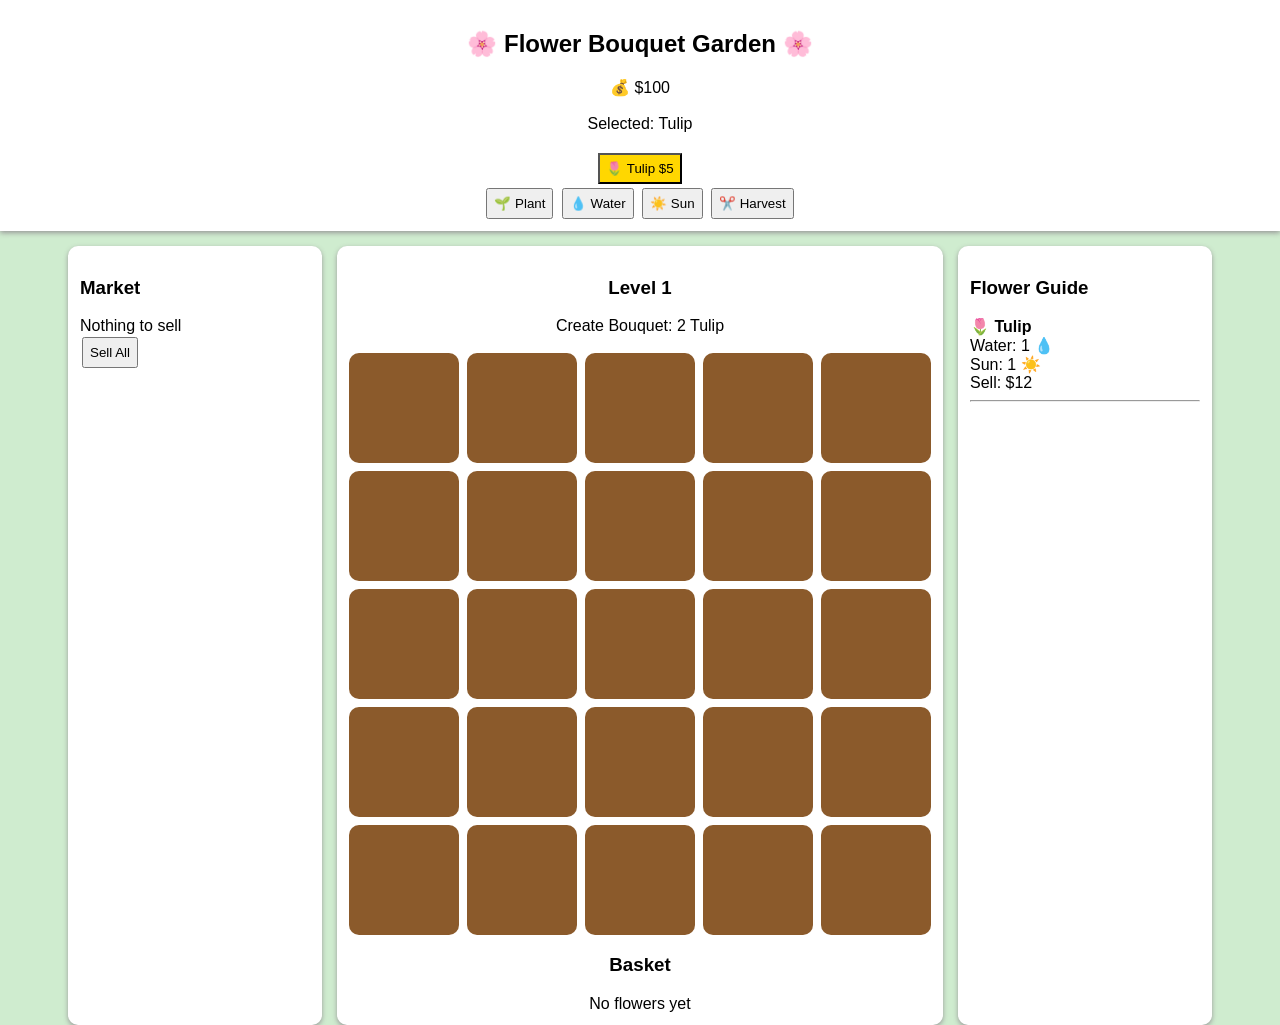
<file: flowergame.html>
<!DOCTYPE html>
<html>
<head>
<meta charset="UTF-8">
<title>Flower Bouquet Garden</title>

<style>

body{
    font-family:Arial;
    background:#cfeccf;
    margin:0;
    text-align:center;
}

#top{
    background:white;
    padding:10px;
    box-shadow:0 2px 5px #999;
}

#wrap{
    display:flex;
    gap:15px;
    justify-content:center;
    margin-top:15px;
}

.side,
.main{
    background:white;
    border-radius:10px;
    padding:12px;
    box-shadow:0 2px 5px #999;
}

.side{
    width:230px;
    text-align:left;
}

#garden{
    display:grid;
    grid-template-columns:repeat(5,110px);
    gap:8px;
    justify-content:center;
}

.plot{
    width:110px;
    height:110px;
    background:#8b5a2b;
    border-radius:10px;
    position:relative;
    font-size:38px;
    display:flex;
    align-items:center;
    justify-content:center;
    cursor:pointer;
}

.info{
    position:absolute;
    bottom:2px;
    color:white;
    font-size:10px;
}

.sel{
    background:gold;
}

button{
    margin:2px;
    padding:6px;
}

</style>
</head>

<body>

<div id="top">

<h2>🌸 Flower Bouquet Garden 🌸</h2>

💰 $<span id="money">100</span>

<br><br>

Selected:
<span id="selected">Tulip</span>

<br><br>

<div id="seeds"></div>

<button onclick="tool='plant'">
🌱 Plant
</button>

<button onclick="tool='water'">
💧 Water
</button>

<button onclick="tool='sun'">
☀️ Sun
</button>

<button onclick="tool='harvest'">
✂️ Harvest
</button>

</div>

<div id="wrap">

<div class="side">

<h3>Market</h3>

<div id="market"></div>

<button onclick="sellAll()">
Sell All
</button>

</div>

<div class="main">

<h3>
Level
<span id="lvl">1</span>
</h3>

<div id="objective"></div>

<br>

<div id="garden"></div>

<h3>Basket</h3>

<div id="basket"></div>

<div id="msg"></div>

</div>

<div class="side">

<h3>Flower Guide</h3>

<div id="guide"></div>

</div>

</div>

<script>

const flowers = {

Tulip:{
    e:"🌷",
    c:5,
    v:12,
    w:1,
    s:1
},

Daisy:{
    e:"🌼",
    c:8,
    v:18,
    w:2,
    s:1
},

Rose:{
    e:"🌹",
    c:15,
    v:35,
    w:3,
    s:3
},

Sunflower:{
    e:"🌻",
    c:25,
    v:55,
    w:2,
    s:5
},

Lavender:{
    e:"🪻",
    c:40,
    v:90,
    w:1,
    s:4
},

Hibiscus:{
    e:"🌺",
    c:60,
    v:120,
    w:5,
    s:3
},

CherryBlossom:{
    e:"🌸",
    c:75,
    v:150,
    w:3,
    s:4
},

Lotus:{
    e:"🪷",
    c:90,
    v:180,
    w:6,
    s:2
},

Marigold:{
    e:"🏵️",
    c:110,
    v:220,
    w:2,
    s:4
},

Orchid:{
    e:"💮",
    c:130,
    v:260,
    w:4,
    s:5
}

};

const levels = [

["Tulip","Daisy"],
["Daisy","Rose"],
["Rose","Sunflower"],
["Sunflower","Lavender"],
["Lavender","Hibiscus"],
["Hibiscus","CherryBlossom"],
["CherryBlossom","Lotus"],
["Lotus","Marigold"],
["Marigold","Orchid"],
["Orchid",null]

];

let money = 100;

let tool = "plant";

let selectedSeed = "Tulip";

let level = 0;

let unlocked = ["Tulip"];

let inv = {};

const plots = [];

for(let i=0;i<25;i++){

    let d =
    document.createElement("div");

    d.className = "plot";

    d.onclick = () =>
    clickPlot(i);

    garden.appendChild(d);

    plots.push({

        f:null,
        w:0,
        s:0,
        st:0,
        el:d

    });

}
function clickPlot(i){

    let p = plots[i];

    if(tool=="plant"){

        if(p.f) return;

        let f = flowers[selectedSeed];

        if(money < f.c){

            message(
            "Not enough money!"
            );

            return;
        }

        money -= f.c;

        p.f = selectedSeed;
        p.w = 0;
        p.s = 0;
        p.st = 1;
    }

    if(tool=="water" && p.f){

        p.w++;

        grow(p);
    }

    if(tool=="sun" && p.f){

        p.s++;

        grow(p);
    }

    if(tool=="harvest" && p.st==4){

        inv[p.f] =
        (inv[p.f]||0)+1;

        p.f = null;
        p.w = 0;
        p.s = 0;
        p.st = 0;

        checkLevel();
    }

    render();
}

function grow(p){

    let f =
    flowers[p.f];

    let progress =

    (p.w + p.s) /

    (f.w + f.s);

    if(
        p.w >= f.w &&
        p.s >= f.s
    ){

        p.st = 4;
    }

    else if(
        progress >= 0.66
    ){

        p.st = 3;
    }

    else if(
        progress >= 0.33
    ){

        p.st = 2;
    }

    else{

        p.st = 1;
    }
}

function render(){

    updateMoney();

    renderSeeds();

    renderGuide();

    renderBasket();

    renderMarket();

    renderObjective();

    plots.forEach(p=>{

        if(!p.f){

            p.el.innerHTML = "";

            return;
        }

        let icon = "🌱";

        if(p.st==2)
            icon = "🌿";

        if(p.st==3)
            icon = "🌸";

        if(p.st==4)
            icon =
            flowers[p.f].e;

        p.el.innerHTML =

        icon +

        `<div class="info">

        ${p.w}/${flowers[p.f].w}💧

        ${p.s}/${flowers[p.f].s}☀️

        </div>`;
    });
}

function renderSeeds(){

    seeds.innerHTML = "";

    unlocked.forEach(name=>{

        let btn =
        document.createElement(
        "button");

        btn.textContent =

        `${flowers[name].e}
        ${name}
        $${flowers[name].c}`;

        if(
        name ==
        selectedSeed
        ){
            btn.className =
            "sel";
        }

        btn.onclick = ()=>{

            selectedSeed =
            name;

            selected.textContent =
            name;

            render();
        };

        seeds.appendChild(btn);
    });
}

function renderGuide(){

    guide.innerHTML = "";

    unlocked.forEach(name=>{

        let f =
        flowers[name];

        guide.innerHTML +=

        `<div>

        <strong>
        ${f.e} ${name}
        </strong>

        <br>

        Water:
        ${f.w} 💧

        <br>

        Sun:
        ${f.s} ☀️

        <br>

        Sell:
        $${f.v}

        <hr>

        </div>`;
    });
}

function renderBasket(){

    basket.innerHTML = "";

    let hasFlowers =
    false;

    for(let k in inv){

        if(inv[k] > 0){

            hasFlowers =
            true;

            basket.innerHTML +=

            `${flowers[k].e}
            ${k}:
            ${inv[k]}

            <br>`;
        }
    }

    if(!hasFlowers){

        basket.innerHTML =
        "No flowers yet";
    }
}

function renderMarket(){

    market.innerHTML = "";

    let hasFlowers =
    false;

    for(let k in inv){

        if(inv[k] > 0){

            hasFlowers =
            true;

            market.innerHTML +=

            `${flowers[k].e}
            ${k}

            x${inv[k]}

            ($${inv[k] *
            flowers[k].v})

            <br>`;
        }
    }

    if(!hasFlowers){

        market.innerHTML =
        "Nothing to sell";
    }
}

function renderObjective(){

    lvl.textContent =
    level + 1;

    let target =

    levels[
    Math.min(
    level,
    levels.length-1
    )][0];

    objective.textContent =

    `Create Bouquet:
    2 ${target}`;
}

function updateMoney(){

    document.getElementById(
    "money"
    ).textContent =
    money;
}

function checkLevel(){

    let target =

    levels[level][0];

    if(
        (inv[target]||0)
        < 2
    ){
        return;
    }

    inv[target] -= 2;

    money +=
    50 * (level + 1);

    let unlock =

    levels[level][1];

    if(
        unlock &&
        !unlocked.includes(
        unlock
        )
    ){

        unlocked.push(
        unlock
        );

        message(
        `Level Complete!
        Unlocked
        ${unlock}!`
        );
    }

    else if(
        level ==
        levels.length-1
    ){

        message(
        "🏆 You beat the game!"
        );
    }

    level++;

    render();
}

function sellAll(){

    let total = 0;

    for(let k in inv){

        total +=

        inv[k] *

        flowers[k].v;

        inv[k] = 0;
    }

    money += total;

    message(
    `Sold flowers
    for $${total}!`
    );

    render();
}

function message(text){

    document.getElementById(
    "msg"
    ).textContent =
    text;
}

render();

</script>

</body>
</html>
</file>
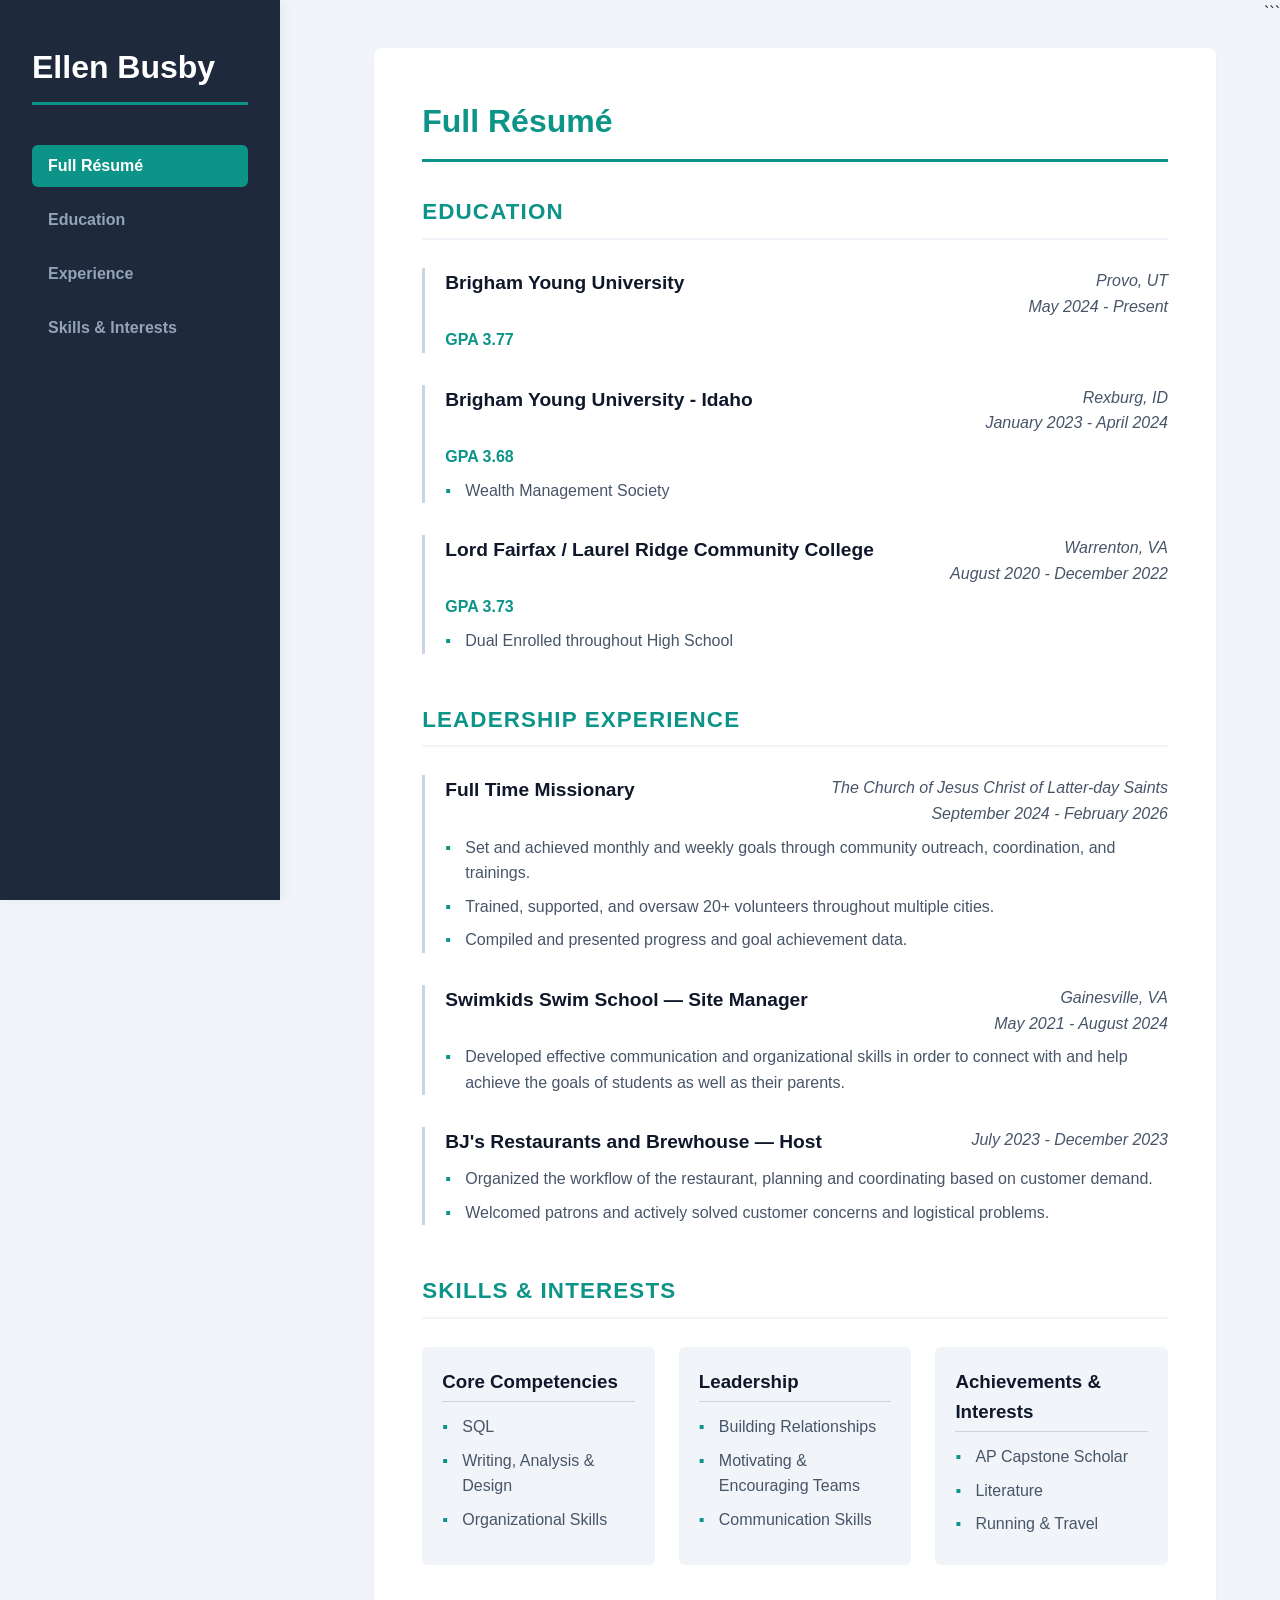
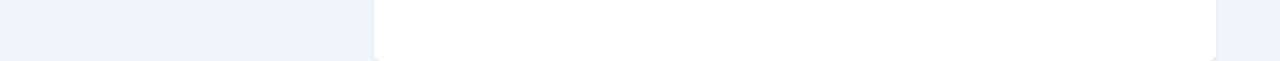
<file: profresume.html>
```html
<!DOCTYPE html>
<html lang="en">
<head>
<meta charset="UTF-8">
<meta name="viewport" content="width=device-width, initial-scale=1.0">
<title>Ellen Busby - Professional Portfolio</title>

<style>
*{
    margin:0;
    padding:0;
    box-sizing:border-box;
    font-family:'Segoe UI',Tahoma,Geneva,Verdana,sans-serif;
}

:root{
    --sidebar-bg:#1e293b;
    --sidebar-text:#f8fafc;
    --accent-color:#0d9488;
    --accent-hover:#0f766e;
    --text-dark:#0f172a;
    --text-light:#475569;
    --bg-main:#f1f5f9;
    --card-bg:#ffffff;
    --border-color:#cbd5e1;
}

body{
    background-color:var(--bg-main);
    color:var(--text-dark);
    display:flex;
    min-height:100vh;
    line-height:1.6;
}

aside{
    width:280px;
    background-color:var(--sidebar-bg);
    color:var(--sidebar-text);
    padding:3rem 2rem;
    display:flex;
    flex-direction:column;
    position:fixed;
    height:100vh;
    box-shadow:4px 0 10px rgba(0,0,0,.05);
}

.sidebar-header h1{
    font-size:2rem;
    font-weight:700;
    color:#fff;
    line-height:1.2;
    margin-bottom:2.5rem;
    border-bottom:3px solid var(--accent-color);
    padding-bottom:1rem;
}

.nav-menu{
    display:flex;
    flex-direction:column;
    gap:.75rem;
}

.nav-btn{
    background:transparent;
    color:#94a3b8;
    border:none;
    padding:.75rem 1rem;
    text-align:left;
    font-size:1rem;
    font-weight:600;
    cursor:pointer;
    border-radius:6px;
    transition:.2s;
}

.nav-btn:hover,
.nav-btn.active{
    background-color:var(--accent-color);
    color:white;
}

main{
    margin-left:280px;
    flex:1;
    padding:3rem;
    max-width:1000px;
    width:100%;
}

.content-card{
    background:var(--card-bg);
    padding:3rem;
    border-radius:8px;
    box-shadow:0 4px 6px -1px rgba(0,0,0,.05);
}

#viewTitle{
    font-size:2rem;
    font-weight:700;
    color:var(--accent-color);
    margin-bottom:2rem;
    border-bottom:3px solid var(--accent-color);
    padding-bottom:.75rem;
}

section{
    margin-bottom:3rem;
}

section h2{
    font-size:1.4rem;
    color:var(--accent-color);
    text-transform:uppercase;
    letter-spacing:.05em;
    border-bottom:2px solid var(--bg-main);
    padding-bottom:.5rem;
    margin-bottom:1.75rem;
}

.timeline-item{
    margin-bottom:2rem;
    border-left:3px solid var(--border-color);
    padding-left:1.25rem;
}

.timeline-item:hover{
    border-left-color:var(--accent-color);
}

.timeline-header{
    display:flex;
    justify-content:space-between;
    align-items:flex-start;
    flex-wrap:wrap;
    margin-bottom:.5rem;
}

.title-company{
    font-size:1.2rem;
    font-weight:700;
}

.location-date{
    text-align:right;
    color:var(--text-light);
    font-style:italic;
}

.gpa{
    font-weight:700;
    color:var(--accent-color);
    margin-bottom:.5rem;
}

ul{
    list-style:none;
}

.bullet-list li{
    position:relative;
    padding-left:1.25rem;
    margin-bottom:.5rem;
    color:var(--text-light);
}

.bullet-list li::before{
    content:"▪";
    color:var(--accent-color);
    position:absolute;
    left:0;
}

.skills-grid{
    display:grid;
    grid-template-columns:repeat(auto-fill,minmax(220px,1fr));
    gap:1.5rem;
}

.skills-category{
    background-color:var(--bg-main);
    padding:1.25rem;
    border-radius:6px;
}

.skills-category h3{
    margin-bottom:.75rem;
    border-bottom:1px solid var(--border-color);
    padding-bottom:.25rem;
}

@media(max-width:768px){

    body{
        flex-direction:column;
    }

    aside{
        position:relative;
        width:100%;
        height:auto;
    }

    .nav-menu{
        flex-direction:row;
        flex-wrap:wrap;
    }

    main{
        margin-left:0;
        padding:1.5rem;
    }

    .content-card{
        padding:1.5rem;
    }

    .timeline-header{
        flex-direction:column;
    }

    .location-date{
        text-align:left;
    }
}
</style>
</head>

<body>

<aside>

    <div class="sidebar-header">
        <h1>Ellen Busby</h1>
    </div>

    <nav class="nav-menu">

        <button class="nav-btn active"
                onclick="filterSelection(this,'all')">
            Full Résumé
        </button>

        <button class="nav-btn"
                onclick="filterSelection(this,'education-section')">
            Education
        </button>

        <button class="nav-btn"
                onclick="filterSelection(this,'experience-section')">
            Experience
        </button>

        <button class="nav-btn"
                onclick="filterSelection(this,'skills-section')">
            Skills & Interests
        </button>

    </nav>

</aside>

<main>

<div class="content-card">

<div id="viewTitle">
    Full Résumé
</div>

<section class="filterable education-section">

    <h2>Education</h2>

    <div class="timeline-item">

        <div class="timeline-header">
            <div class="title-company">
                Brigham Young University
            </div>

            <div class="location-date">
                Provo, UT<br>
                May 2024 - Present
            </div>
        </div>

        <div class="gpa">
            GPA 3.77
        </div>

    </div>

    <div class="timeline-item">

        <div class="timeline-header">
            <div class="title-company">
                Brigham Young University - Idaho
            </div>

            <div class="location-date">
                Rexburg, ID<br>
                January 2023 - April 2024
            </div>
        </div>

        <div class="gpa">
            GPA 3.68
        </div>

        <ul class="bullet-list">
            <li>Wealth Management Society</li>
        </ul>

    </div>

    <div class="timeline-item">

        <div class="timeline-header">
            <div class="title-company">
                Lord Fairfax / Laurel Ridge Community College
              </div>

            <div class="location-date">
                Warrenton, VA<br>
                August 2020 - December 2022
            </div>
        </div>

        <div class="gpa">
            GPA 3.73
        </div>

        <ul class="bullet-list">
            <li>Dual Enrolled throughout High School</li>
        </ul>

    </div>

</section>

<section class="filterable experience-section">

    <h2>Leadership Experience</h2>

    <div class="timeline-item">

        <div class="timeline-header">

            <div class="title-company">
                Full Time Missionary
            </div>

            <div class="location-date">
                The Church of Jesus Christ of Latter-day Saints<br>
                September 2024 - February 2026
            </div>

        </div>

        <ul class="bullet-list">
            <li>Set and achieved monthly and weekly goals through community outreach, coordination, and trainings.</li>
            <li>Trained, supported, and oversaw 20+ volunteers throughout multiple cities.</li>
            <li>Compiled and presented progress and goal achievement data.</li>
        </ul>

    </div>

    <div class="timeline-item">

        <div class="timeline-header">

            <div class="title-company">
                Swimkids Swim School — Site Manager
            </div>

            <div class="location-date">
                Gainesville, VA<br>
                May 2021 - August 2024
            </div>

        </div>

        <ul class="bullet-list">
            <li>Developed effective communication and organizational skills in order to connect with and help achieve the goals of students as well as their parents.</li>
        </ul>

    </div>

    <div class="timeline-item">

        <div class="timeline-header">

            <div class="title-company">
                BJ's Restaurants and Brewhouse — Host
            </div>

            <div class="location-date">
                July 2023 - December 2023
            </div>

        </div>

        <ul class="bullet-list">
            <li>Organized the workflow of the restaurant, planning and coordinating based on customer demand.</li>
            <li>Welcomed patrons and actively solved customer concerns and logistical problems.</li>
        </ul>

    </div>

</section>

<section class="filterable skills-section">

    <h2>Skills & Interests</h2>

    <div class="skills-grid">

        <div class="skills-category">

            <h3>Core Competencies</h3>

            <ul class="bullet-list">
                <li>SQL</li>
                <li>Writing, Analysis & Design</li>
                <li>Organizational Skills</li>
            </ul>

        </div>

        <div class="skills-category">

            <h3>Leadership</h3>

            <ul class="bullet-list">
                <li>Building Relationships</li>
                <li>Motivating & Encouraging Teams</li>
                <li>Communication Skills</li>
            </ul>

        </div>

        <div class="skills-category">

            <h3>Achievements & Interests</h3>

            <ul class="bullet-list">
                <li>AP Capstone Scholar</li>
                <li>Literature</li>
                <li>Running & Travel</li>
            </ul>

        </div>

    </div>

</section>

</div>

</main>

<script>
document.addEventListener("DOMContentLoaded", function () {

    const buttons = document.querySelectorAll(".nav-btn");
    const sections = document.querySelectorAll(".filterable");
    const viewTitle = document.getElementById("viewTitle");

    window.filterSelection = function(clickedButton, category) {

        buttons.forEach(function(button) {
            button.classList.remove("active");
        });

        clickedButton.classList.add("active");

        sections.forEach(function(section) {

            if (category === "all") {
                section.style.display = "block";
                return;
            }

            if (section.classList.contains(category)) {
                section.style.display = "block";
            } else {
                section.style.display = "none";
            }

        });

        switch(category) {

            case "education-section":
                viewTitle.textContent = "Education";
                break;

            case "experience-section":
                viewTitle.textContent = "Experience";
                break;

            case "skills-section":
                viewTitle.textContent = "Skills & Interests";
                break;

            default:
                viewTitle.textContent = "Full Résumé";
        }
    };

    filterSelection(
        document.querySelector(".nav-btn.active"),
        "all"
    );

});
</script>

</body>
</html>
```
</file>
